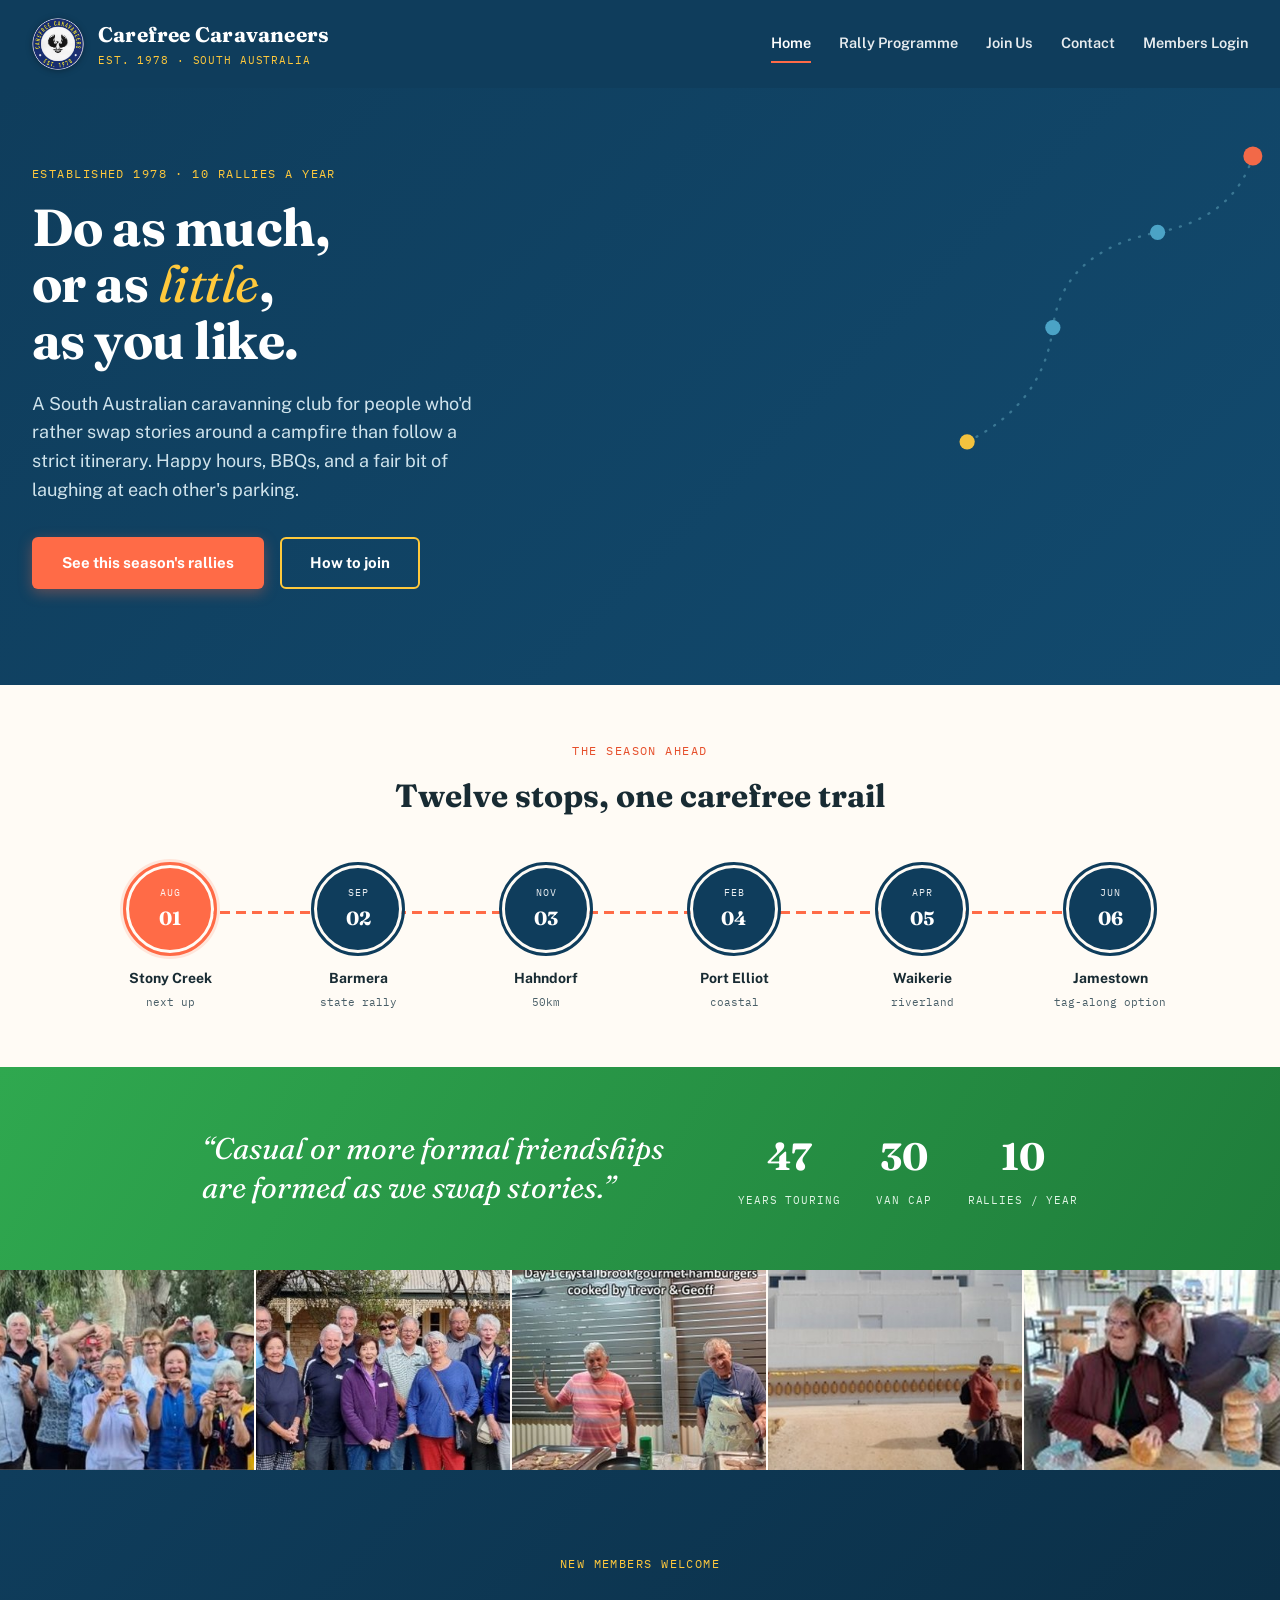
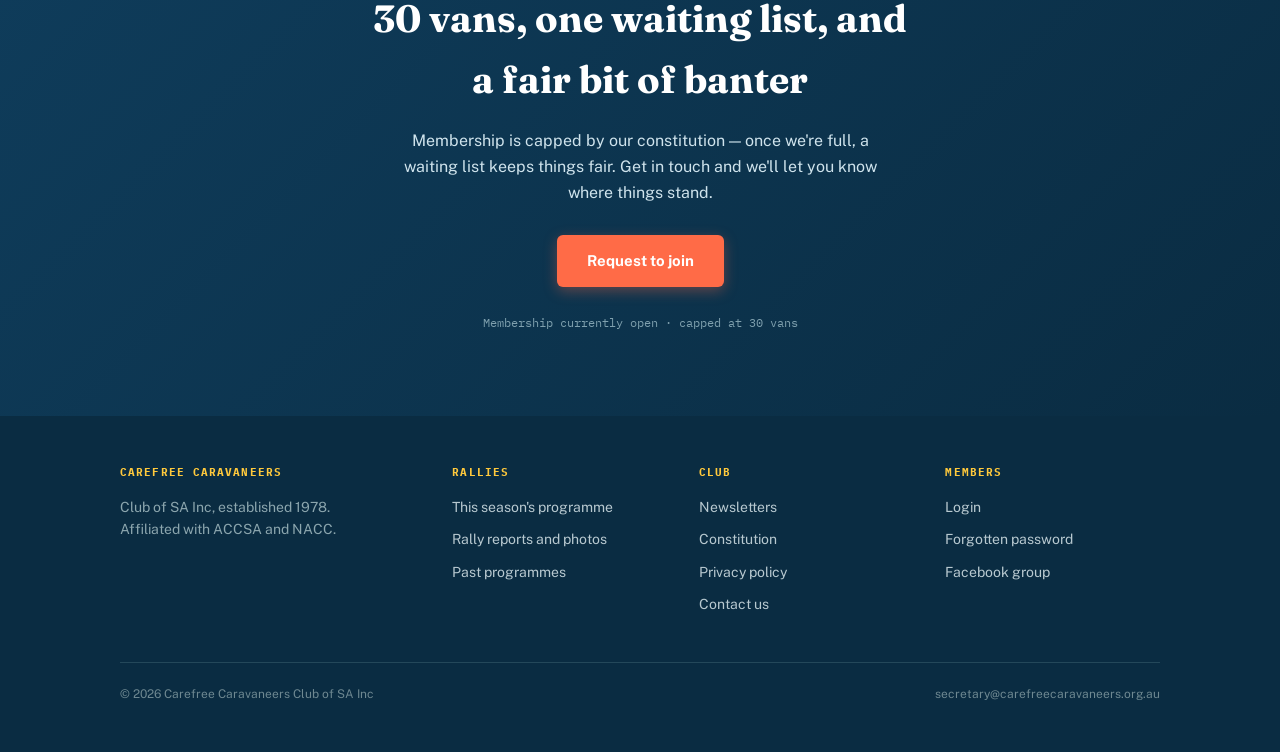
<file: index.html>
<!DOCTYPE html>
<html lang="en">
<head>
<meta charset="UTF-8">
<meta name="viewport" content="width=device-width, initial-scale=1.0">
<title>Carefree Caravaneers Club of SA Inc</title>
<link rel="icon" type="image/png" href="images/favicon.png">
<link rel="stylesheet" href="styles.css">
<style>
  .hero {
    background: linear-gradient(135deg, var(--navy) 0%, #124A6E 100%);
    padding: 76px 32px 96px;
    position: relative;
    overflow: hidden;
  }
  .hero-inner { max-width: 640px; position: relative; z-index: 2; }
  .hero .label { color: var(--gold); margin-bottom: 16px; display: block; }
  .hero h1 { font-weight: 700; font-size: 52px; line-height: 1.08; color: var(--cream); letter-spacing: -0.01em; }
  .hero h1 em { font-style: italic; font-weight: 400; color: var(--gold); }
  .hero p.sub { margin-top: 22px; font-size: 18px; color: #CFE3EC; max-width: 460px; }
  .hero-ctas { margin-top: 32px; display: flex; gap: 16px; flex-wrap: wrap; }
  .route-deco { position: absolute; right: -30px; top: 30px; width: 400px; height: 400px; opacity: 0.95; z-index: 1; }

  .trail-wrap { max-width: 1060px; margin: 0 auto; position: relative; }
  .trail-line {
    position: absolute; top: 46px; left: 46px; right: 46px; height: 3px;
    background-image: linear-gradient(to right, var(--coral) 60%, transparent 0%);
    background-size: 16px 3px; background-repeat: repeat-x;
  }
  .trail-stops { display: flex; justify-content: space-between; flex-wrap: wrap; gap: 20px; position: relative; }
  .stop { display: flex; flex-direction: column; align-items: center; width: 120px; text-align: center; }
  .stop-badge {
    width: 88px; height: 88px; border-radius: 50%; background: var(--navy);
    border: 3px solid var(--bg-bright); outline: 3px solid var(--navy);
    display: flex; align-items: center; justify-content: center; flex-direction: column;
    color: var(--cream); margin-bottom: 14px; flex-shrink: 0;
  }
  .stop-badge.next { background: var(--coral); outline-color: var(--coral); box-shadow: 0 0 0 6px rgba(255,107,71,0.15); }
  .stop-badge .month { font-family: 'IBM Plex Mono', monospace; font-size: 10px; letter-spacing: 0.1em; opacity: 0.9; }
  .stop-badge .num { font-family: 'Fraunces', serif; font-weight: 700; font-size: 19px; margin-top: 2px; }
  .stop-name { font-weight: 700; font-size: 14px; }
  .stop-tag { font-family: 'IBM Plex Mono', monospace; font-size: 11px; color: var(--ink-soft); margin-top: 4px; }

  .philosophy {
    background: linear-gradient(120deg, var(--green) 0%, var(--green-deep) 100%);
    padding: 60px 32px; display: flex; gap: 56px; align-items: center; justify-content: center; flex-wrap: wrap;
  }
  .philosophy blockquote { font-family: 'Fraunces', serif; font-style: italic; font-weight: 400; font-size: 30px; color: white; max-width: 480px; line-height: 1.3; }
  .stats { display: flex; gap: 36px; flex-wrap: wrap; }
  .stat { text-align: center; }
  .stat .n { font-family: 'Fraunces', serif; font-weight: 700; font-size: 38px; color: white; }
  .stat .l { font-family: 'IBM Plex Mono', monospace; font-size: 11px; letter-spacing: 0.08em; text-transform: uppercase; color: #DFF5E4; margin-top: 4px; }

  .photo-strip { display: grid; grid-template-columns: repeat(5, 1fr); height: 200px; }
  .photo-block {
    width: 100%; height: 100%; object-fit: cover; display: block;
    border-right: 2px solid var(--bg-bright);
  }
  .photo-block:last-child { border-right: none; }

  .join-section { background: linear-gradient(135deg, var(--navy) 0%, var(--navy-deep) 100%); padding: 84px 32px; text-align: center; }
  .join-section .label { color: var(--gold); justify-content: center; display: flex; margin-bottom: 16px; }
  .join-section h2 { color: var(--cream); font-size: 38px; font-weight: 700; max-width: 560px; margin: 0 auto; }
  .join-section p { color: #CFE3EC; max-width: 480px; margin: 18px auto 30px; font-size: 16px; }
  .cap-note { margin-top: 26px; font-family: 'IBM Plex Mono', monospace; font-size: 12px; color: #7FA0AE; }

  @media (max-width: 900px) {
    .hero h1 { font-size: 36px; }
    .route-deco { display: none; }
    .trail-line { display: none; }
    .photo-strip { grid-template-columns: repeat(2, 1fr); height: auto; }
    .photo-block { height: 130px; }
  }
</style>
</head>
<body>

<header>
  <div class="logo-mark">
    <img src="images/club-logo.png" alt="Carefree Caravaneers Club logo" class="site-logo">
    <div>
      <div class="club-name">Carefree Caravaneers</div>
      <div class="est">EST. 1978 · SOUTH AUSTRALIA</div>
    </div>
  </div>
  <nav>
    <a href="index.html" class="active">Home</a>
    <a href="rallies.html">Rally Programme</a>
    <a href="join.html">Join Us</a>
    <a href="contact.html">Contact</a>
    <a href="#">Members Login</a>
  </nav>
</header>

<section class="hero">
  <svg class="route-deco" viewBox="0 0 420 420" fill="none">
    <path d="M60 340 Q 140 300 150 220 Q 160 140 260 120 Q 340 105 360 40" stroke="#3D7A96" stroke-width="2.5" stroke-dasharray="1 10" stroke-linecap="round"/>
    <circle cx="60" cy="340" r="8" fill="#FFC93C"/>
    <circle cx="150" cy="220" r="8" fill="#4FA8CC"/>
    <circle cx="260" cy="120" r="8" fill="#4FA8CC"/>
    <circle cx="360" cy="40" r="10" fill="#FF6B47"/>
  </svg>
  <div class="hero-inner">
    <span class="label">Established 1978 · 10 rallies a year</span>
    <h1>Do as much,<br>or as <em>little</em>,<br>as you like.</h1>
    <p class="sub">A South Australian caravanning club for people who'd rather swap stories around a campfire than follow a strict itinerary. Happy hours, BBQs, and a fair bit of laughing at each other's parking.</p>
    <div class="hero-ctas">
      <a href="rallies.html" class="btn-primary">See this season's rallies</a>
      <a href="join.html" class="btn-secondary">How to join</a>
    </div>
  </div>
</section>

<section class="section-bright">
  <div class="section-heading">
    <span class="label">The season ahead</span>
    <h2>Twelve stops, one carefree trail</h2>
  </div>
  <div class="trail-wrap">
    <div class="trail-line"></div>
    <div class="trail-stops">
      <div class="stop">
        <div class="stop-badge next"><span class="month">AUG</span><span class="num">01</span></div>
        <div class="stop-name">Stony Creek</div>
        <div class="stop-tag">next up</div>
      </div>
      <div class="stop">
        <div class="stop-badge"><span class="month">SEP</span><span class="num">02</span></div>
        <div class="stop-name">Barmera</div>
        <div class="stop-tag">state rally</div>
      </div>
      <div class="stop">
        <div class="stop-badge"><span class="month">NOV</span><span class="num">03</span></div>
        <div class="stop-name">Hahndorf</div>
        <div class="stop-tag">50km</div>
      </div>
      <div class="stop">
        <div class="stop-badge"><span class="month">FEB</span><span class="num">04</span></div>
        <div class="stop-name">Port Elliot</div>
        <div class="stop-tag">coastal</div>
      </div>
      <div class="stop">
        <div class="stop-badge"><span class="month">APR</span><span class="num">05</span></div>
        <div class="stop-name">Waikerie</div>
        <div class="stop-tag">riverland</div>
      </div>
      <div class="stop">
        <div class="stop-badge"><span class="month">JUN</span><span class="num">06</span></div>
        <div class="stop-name">Jamestown</div>
        <div class="stop-tag">tag-along option</div>
      </div>
    </div>
  </div>
</section>

<section class="philosophy" style="padding:0;">
  <div style="display:flex; gap:56px; align-items:center; justify-content:center; flex-wrap:wrap; padding:60px 32px;">
    <blockquote>&ldquo;Casual or more formal friendships are formed as we swap stories.&rdquo;</blockquote>
    <div class="stats">
      <div class="stat"><div class="n">47</div><div class="l">years touring</div></div>
      <div class="stat"><div class="n">30</div><div class="l">van cap</div></div>
      <div class="stat"><div class="n">10</div><div class="l">rallies / year</div></div>
    </div>
  </div>
</section>

<div class="photo-strip">
  <img src="images/photo1.jpg" alt="Crystal Brook rally group, April 2026" class="photo-block">
  <img src="images/photo2.jpg" alt="Clayton Bay rally group, May 2025" class="photo-block">
  <img src="images/photo3.jpg" alt="Trevor and Geoff cooking gourmet hamburgers, Crystal Brook" class="photo-block">
  <img src="images/photo4.jpg" alt="Visiting the Great Stupa, Bendigo rally" class="photo-block">
  <img src="images/photo5.jpg" alt="Camp kitchen catch-up" class="photo-block">
</div>

<section class="join-section">
  <span class="label">New members welcome</span>
  <h2>30 vans, one waiting list, and a fair bit of banter</h2>
  <p>Membership is capped by our constitution — once we're full, a waiting list keeps things fair. Get in touch and we'll let you know where things stand.</p>
  <a href="join.html" class="btn-primary">Request to join</a>
  <div class="cap-note">Membership currently open · capped at 30 vans</div>
</section>

<footer>
  <div class="footer-grid">
    <div class="footer-col">
      <h4>Carefree Caravaneers</h4>
      <p>Club of SA Inc, established 1978. Affiliated with ACCSA and NACC.</p>
    </div>
    <div class="footer-col">
      <h4>Rallies</h4>
      <a href="rallies.html">This season's programme</a>
      <a href="#">Rally reports and photos</a>
      <a href="#">Past programmes</a>
    </div>
    <div class="footer-col">
      <h4>Club</h4>
      <a href="#">Newsletters</a>
      <a href="#">Constitution</a>
      <a href="#">Privacy policy</a>
      <a href="contact.html">Contact us</a>
    </div>
    <div class="footer-col">
      <h4>Members</h4>
      <a href="#">Login</a>
      <a href="#">Forgotten password</a>
      <a href="#">Facebook group</a>
    </div>
  </div>
  <div class="footer-bottom">
    <span>© 2026 Carefree Caravaneers Club of SA Inc</span>
    <span>secretary@carefreecaravaneers.org.au</span>
  </div>
</footer>

</body>
</html>
</file>
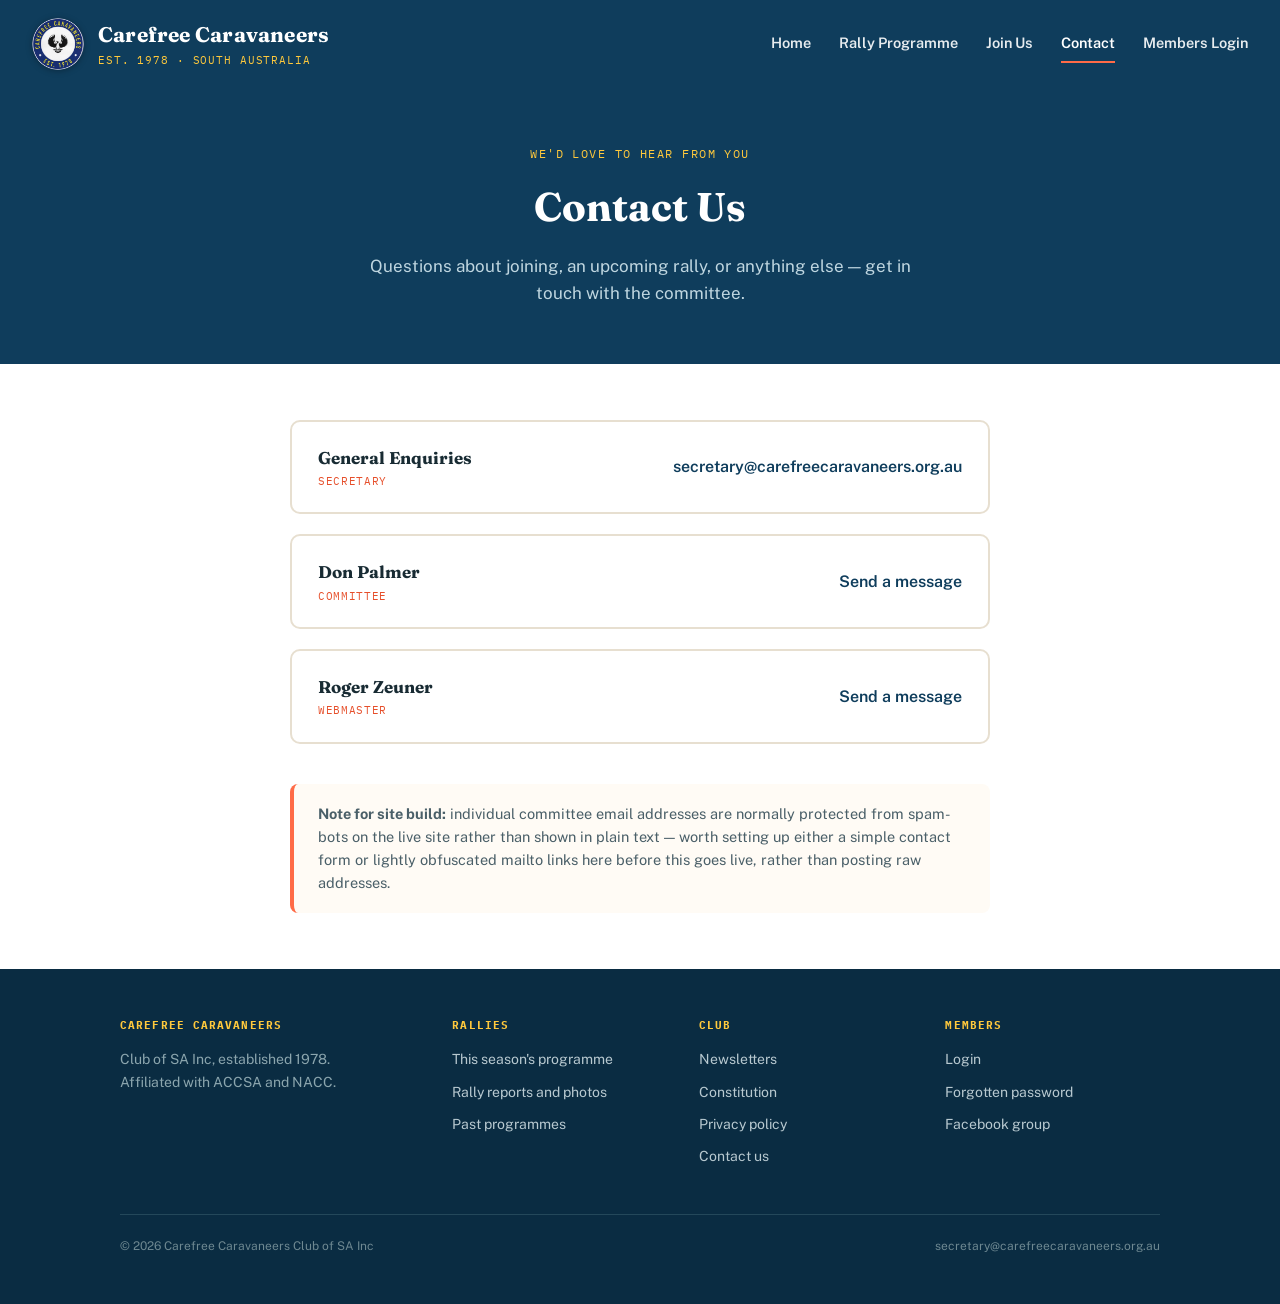
<file: contact.html>
<!DOCTYPE html>
<html lang="en">
<head>
<meta charset="UTF-8">
<meta name="viewport" content="width=device-width, initial-scale=1.0">
<title>Contact Us — Carefree Caravaneers Club of SA Inc</title>
<link rel="icon" type="image/png" href="images/favicon.png">
<link rel="stylesheet" href="styles.css">
<style>
  .contact-wrap { max-width: 700px; margin: 0 auto; display: grid; gap: 20px; }
  .contact-card {
    background: var(--cream); border: 2px solid var(--border-soft); border-radius: 10px;
    padding: 22px 26px; display: flex; justify-content: space-between; align-items: center; flex-wrap: wrap; gap: 10px;
  }
  .contact-card h3 { font-size: 17px; margin-bottom: 2px; }
  .contact-card .role { font-family: 'IBM Plex Mono', monospace; font-size: 11px; letter-spacing: 0.06em; text-transform: uppercase; color: var(--coral-deep); }
  .contact-card a.email { color: var(--navy); font-weight: 600; text-decoration: none; }
  .form-note {
    max-width: 700px; margin: 40px auto 0; background: var(--bg-bright); border-left: 4px solid var(--coral);
    padding: 18px 24px; border-radius: 8px; font-size: 14.5px; color: var(--ink-soft);
  }
</style>
</head>
<body>

<header>
  <div class="logo-mark">
    <img src="images/club-logo.png" alt="Carefree Caravaneers Club logo" class="site-logo">
    <div>
      <div class="club-name">Carefree Caravaneers</div>
      <div class="est">EST. 1978 · SOUTH AUSTRALIA</div>
    </div>
  </div>
  <nav>
    <a href="index.html">Home</a>
    <a href="rallies.html">Rally Programme</a>
    <a href="join.html">Join Us</a>
    <a href="contact.html" class="active">Contact</a>
    <a href="#">Members Login</a>
  </nav>
</header>

<div class="page-hero">
  <span class="label">We'd love to hear from you</span>
  <h1>Contact Us</h1>
  <p>Questions about joining, an upcoming rally, or anything else — get in touch with the committee.</p>
</div>

<section class="section-light">
  <div class="contact-wrap">
    <div class="contact-card">
      <div>
        <h3>General Enquiries</h3>
        <div class="role">Secretary</div>
      </div>
      <a class="email" href="mailto:secretary@carefreecaravaneers.org.au">secretary@carefreecaravaneers.org.au</a>
    </div>
    <div class="contact-card">
      <div>
        <h3>Don Palmer</h3>
        <div class="role">Committee</div>
      </div>
      <a class="email" href="contact-form.html">Send a message</a>
    </div>
    <div class="contact-card">
      <div>
        <h3>Roger Zeuner</h3>
        <div class="role">Webmaster</div>
      </div>
      <a class="email" href="contact-form.html">Send a message</a>
    </div>
  </div>

  <div class="form-note">
    <strong>Note for site build:</strong> individual committee email addresses are normally protected from spam-bots on the live site rather than shown in plain text — worth setting up either a simple contact form or lightly obfuscated mailto links here before this goes live, rather than posting raw addresses.
  </div>
</section>

<footer>
  <div class="footer-grid">
    <div class="footer-col">
      <h4>Carefree Caravaneers</h4>
      <p>Club of SA Inc, established 1978. Affiliated with ACCSA and NACC.</p>
    </div>
    <div class="footer-col">
      <h4>Rallies</h4>
      <a href="rallies.html">This season's programme</a>
      <a href="#">Rally reports and photos</a>
      <a href="#">Past programmes</a>
    </div>
    <div class="footer-col">
      <h4>Club</h4>
      <a href="#">Newsletters</a>
      <a href="#">Constitution</a>
      <a href="#">Privacy policy</a>
      <a href="contact.html">Contact us</a>
    </div>
    <div class="footer-col">
      <h4>Members</h4>
      <a href="#">Login</a>
      <a href="#">Forgotten password</a>
      <a href="#">Facebook group</a>
    </div>
  </div>
  <div class="footer-bottom">
    <span>© 2026 Carefree Caravaneers Club of SA Inc</span>
    <span>secretary@carefreecaravaneers.org.au</span>
  </div>
</footer>

</body>
</html>
</file>
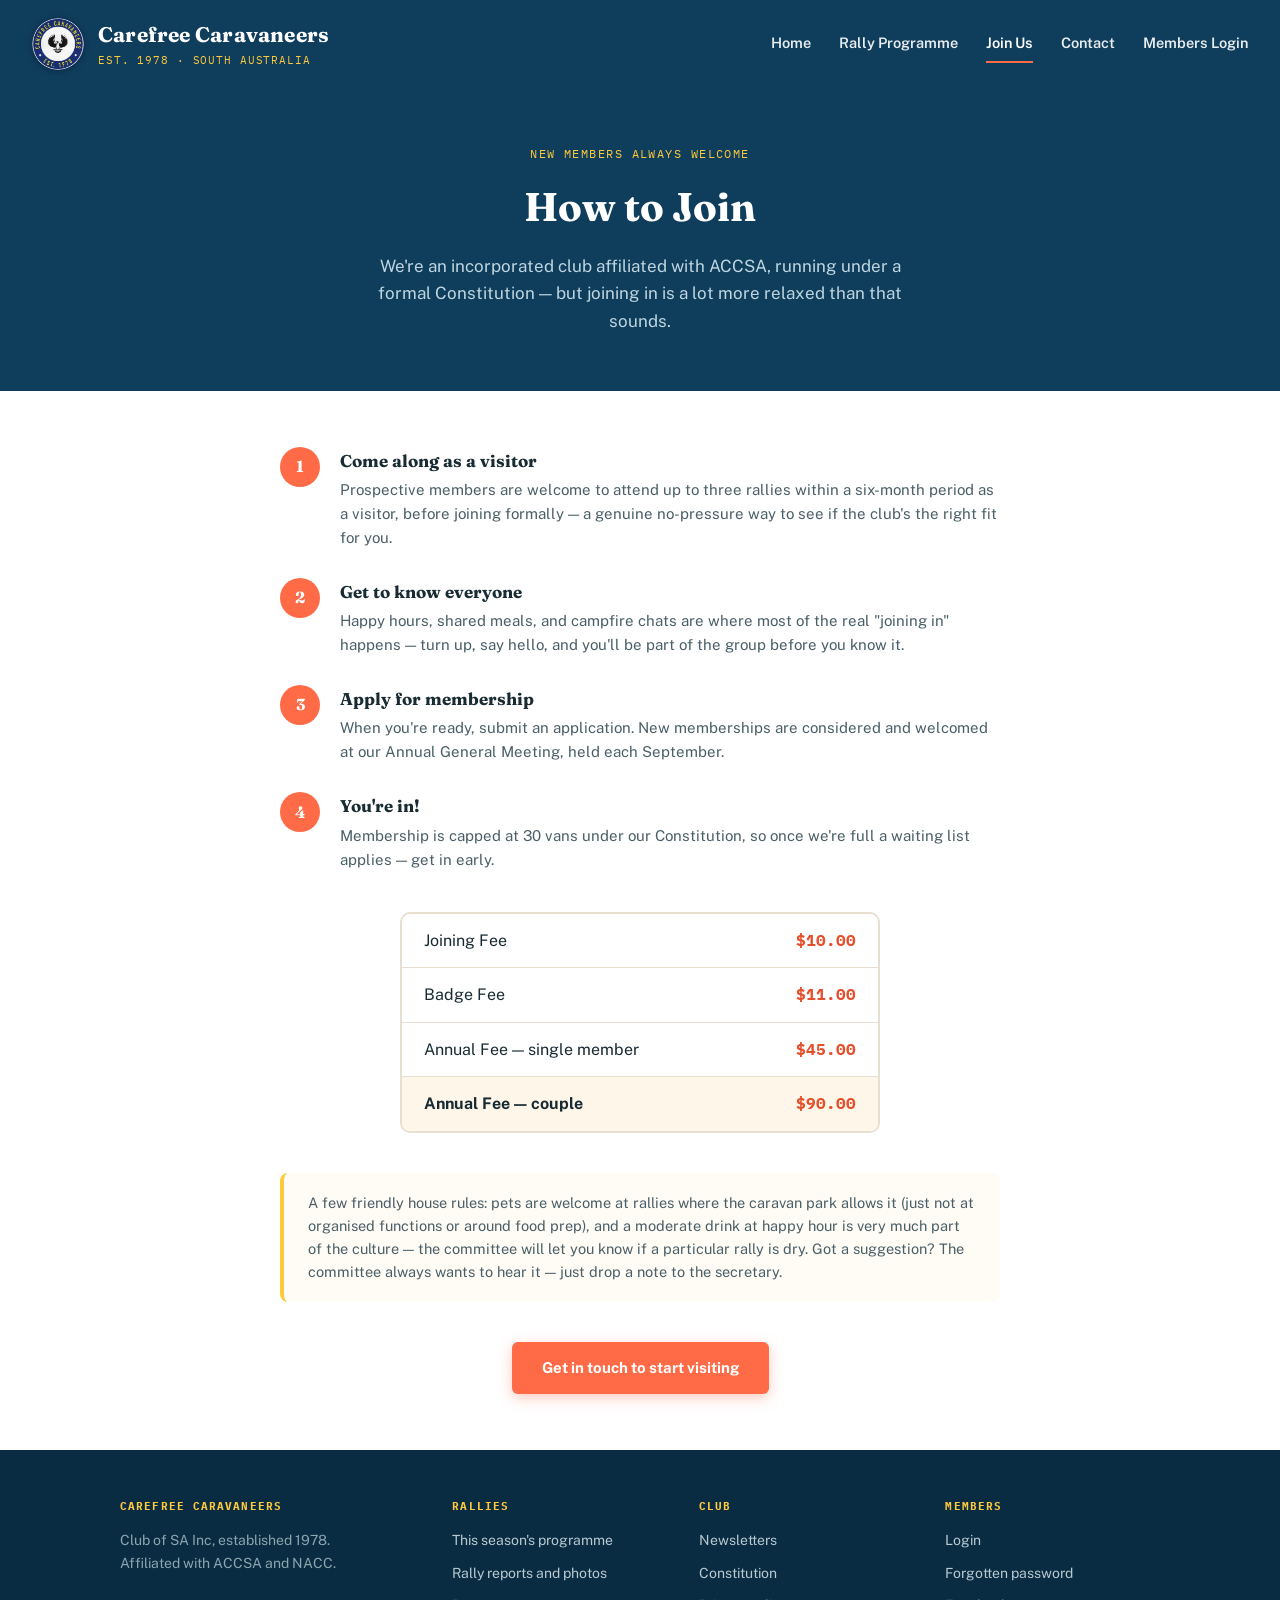
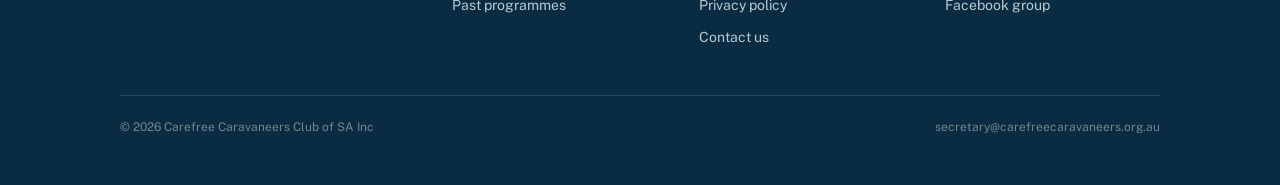
<file: join.html>
<!DOCTYPE html>
<html lang="en">
<head>
<meta charset="UTF-8">
<meta name="viewport" content="width=device-width, initial-scale=1.0">
<title>Join Us — Carefree Caravaneers Club of SA Inc</title>
<link rel="icon" type="image/png" href="images/favicon.png">
<link rel="stylesheet" href="styles.css">
<style>
  .steps { max-width: 720px; margin: 0 auto; }
  .step { display: flex; gap: 20px; margin-bottom: 28px; align-items: flex-start; }
  .step-num {
    width: 40px; height: 40px; border-radius: 50%; background: var(--coral); color: white;
    display: flex; align-items: center; justify-content: center; font-family: 'Fraunces', serif;
    font-weight: 700; flex-shrink: 0;
  }
  .step h3 { font-size: 17px; margin-bottom: 4px; }
  .step p { color: var(--ink-soft); font-size: 15px; }

  .fee-table { max-width: 480px; margin: 40px auto 0; background: var(--cream); border: 2px solid var(--border-soft); border-radius: 10px; overflow: hidden; }
  .fee-row { display: flex; justify-content: space-between; padding: 14px 22px; border-bottom: 1px solid var(--border-soft); }
  .fee-row:last-child { border-bottom: none; background: #FFF6EA; font-weight: 700; }
  .fee-row .amount { font-family: 'IBM Plex Mono', monospace; color: var(--coral-deep); font-weight: 700; }

  .note-box {
    max-width: 720px; margin: 40px auto 0; background: var(--bg-bright); border-left: 4px solid var(--gold);
    padding: 18px 24px; border-radius: 8px; font-size: 14.5px; color: var(--ink-soft);
  }
</style>
</head>
<body>

<header>
  <div class="logo-mark">
    <img src="images/club-logo.png" alt="Carefree Caravaneers Club logo" class="site-logo">
    <div>
      <div class="club-name">Carefree Caravaneers</div>
      <div class="est">EST. 1978 · SOUTH AUSTRALIA</div>
    </div>
  </div>
  <nav>
    <a href="index.html">Home</a>
    <a href="rallies.html">Rally Programme</a>
    <a href="join.html" class="active">Join Us</a>
    <a href="contact.html">Contact</a>
    <a href="#">Members Login</a>
  </nav>
</header>

<div class="page-hero">
  <span class="label">New members always welcome</span>
  <h1>How to Join</h1>
  <p>We're an incorporated club affiliated with ACCSA, running under a formal Constitution — but joining in is a lot more relaxed than that sounds.</p>
</div>

<section class="section-light">
  <div class="steps">
    <div class="step">
      <div class="step-num">1</div>
      <div><h3>Come along as a visitor</h3><p>Prospective members are welcome to attend up to three rallies within a six-month period as a visitor, before joining formally — a genuine no-pressure way to see if the club's the right fit for you.</p></div>
    </div>
    <div class="step">
      <div class="step-num">2</div>
      <div><h3>Get to know everyone</h3><p>Happy hours, shared meals, and campfire chats are where most of the real "joining in" happens — turn up, say hello, and you'll be part of the group before you know it.</p></div>
    </div>
    <div class="step">
      <div class="step-num">3</div>
      <div><h3>Apply for membership</h3><p>When you're ready, submit an application. New memberships are considered and welcomed at our Annual General Meeting, held each September.</p></div>
    </div>
    <div class="step">
      <div class="step-num">4</div>
      <div><h3>You're in!</h3><p>Membership is capped at 30 vans under our Constitution, so once we're full a waiting list applies — get in early.</p></div>
    </div>
  </div>

  <div class="fee-table">
    <div class="fee-row"><span>Joining Fee</span><span class="amount">$10.00</span></div>
    <div class="fee-row"><span>Badge Fee</span><span class="amount">$11.00</span></div>
    <div class="fee-row"><span>Annual Fee — single member</span><span class="amount">$45.00</span></div>
    <div class="fee-row"><span>Annual Fee — couple</span><span class="amount">$90.00</span></div>
  </div>

  <div class="note-box">
    A few friendly house rules: pets are welcome at rallies where the caravan park allows it (just not at organised functions or around food prep), and a moderate drink at happy hour is very much part of the culture — the committee will let you know if a particular rally is dry. Got a suggestion? The committee always wants to hear it — just drop a note to the secretary.
  </div>

  <div style="text-align:center; margin-top:40px;">
    <a href="contact.html" class="btn-primary">Get in touch to start visiting</a>
  </div>
</section>

<footer>
  <div class="footer-grid">
    <div class="footer-col">
      <h4>Carefree Caravaneers</h4>
      <p>Club of SA Inc, established 1978. Affiliated with ACCSA and NACC.</p>
    </div>
    <div class="footer-col">
      <h4>Rallies</h4>
      <a href="rallies.html">This season's programme</a>
      <a href="#">Rally reports and photos</a>
      <a href="#">Past programmes</a>
    </div>
    <div class="footer-col">
      <h4>Club</h4>
      <a href="#">Newsletters</a>
      <a href="#">Constitution</a>
      <a href="#">Privacy policy</a>
      <a href="contact.html">Contact us</a>
    </div>
    <div class="footer-col">
      <h4>Members</h4>
      <a href="#">Login</a>
      <a href="#">Forgotten password</a>
      <a href="#">Facebook group</a>
    </div>
  </div>
  <div class="footer-bottom">
    <span>© 2026 Carefree Caravaneers Club of SA Inc</span>
    <span>secretary@carefreecaravaneers.org.au</span>
  </div>
</footer>

</body>
</html>
</file>
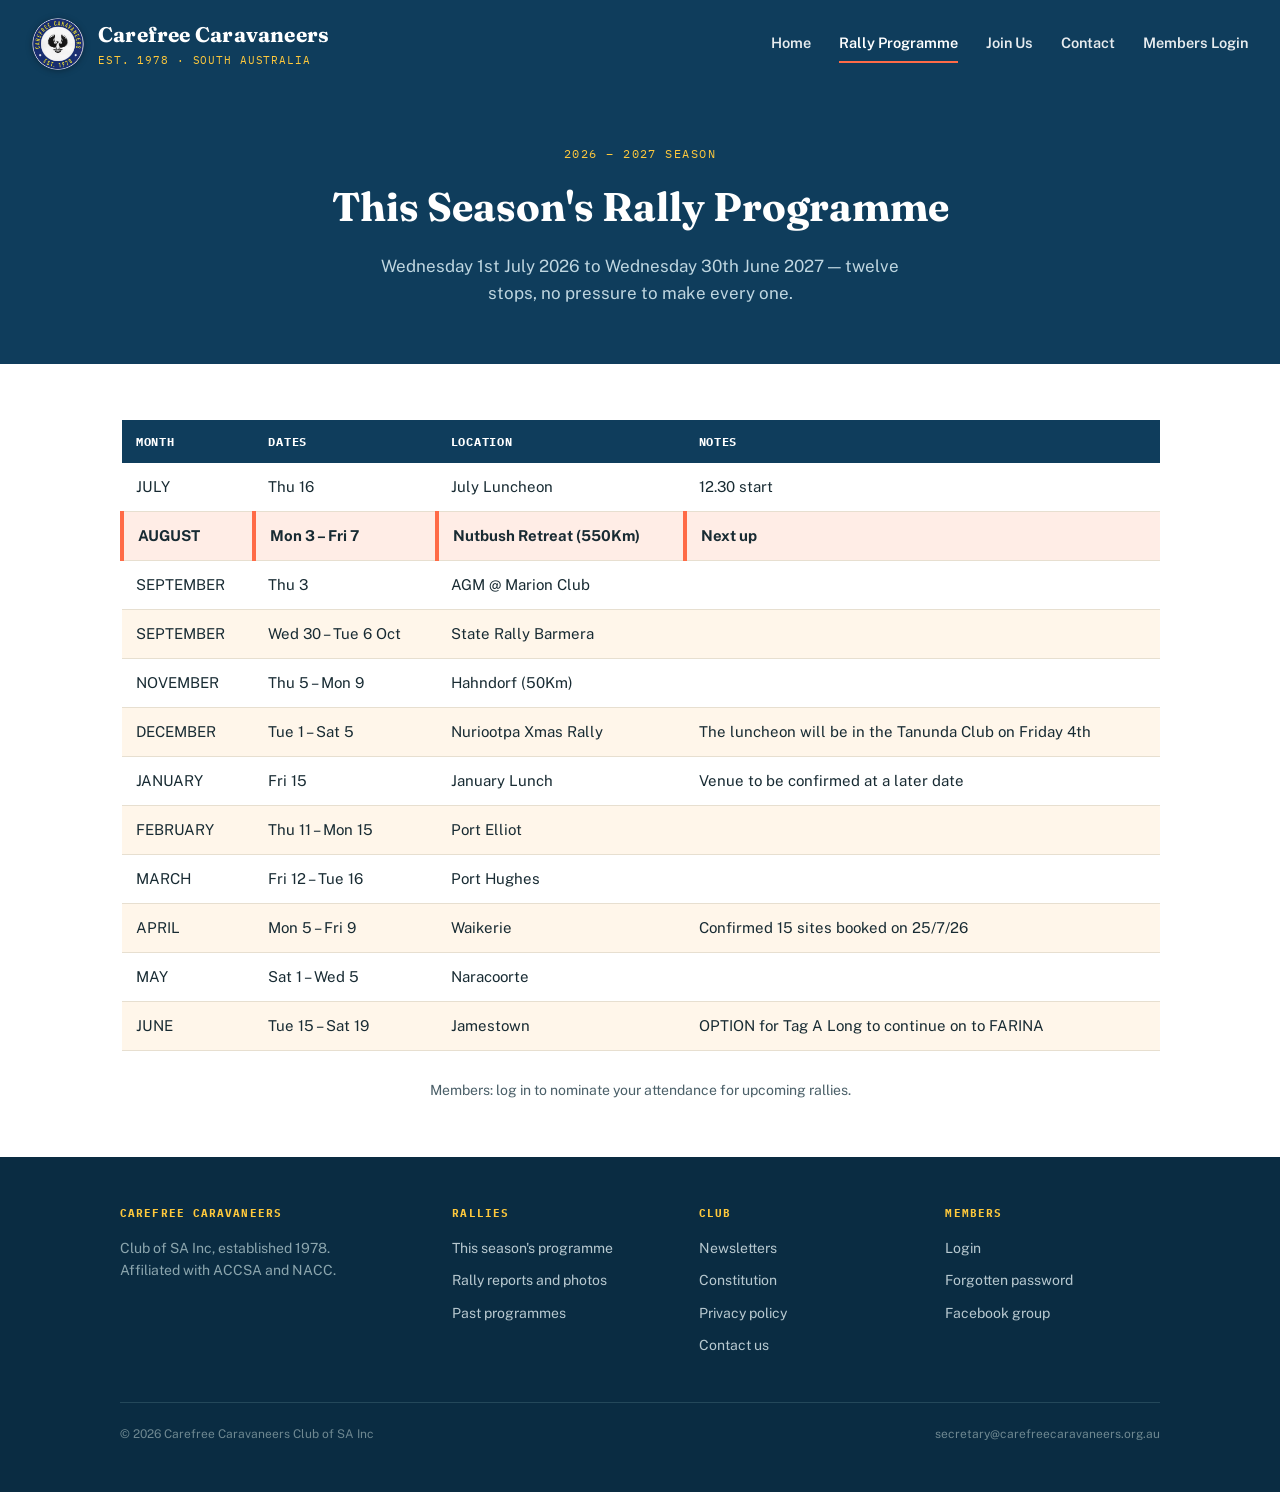
<file: rallies.html>
<!DOCTYPE html>
<html lang="en">
<head>
<meta charset="UTF-8">
<meta name="viewport" content="width=device-width, initial-scale=1.0">
<title>Rally Programme — Carefree Caravaneers Club of SA Inc</title>
<link rel="icon" type="image/png" href="images/favicon.png">
<link rel="stylesheet" href="styles.css">
</head>
<body>

<header>
  <div class="logo-mark">
    <img src="images/club-logo.png" alt="Carefree Caravaneers Club logo" class="site-logo">
    <div>
      <div class="club-name">Carefree Caravaneers</div>
      <div class="est">EST. 1978 · SOUTH AUSTRALIA</div>
    </div>
  </div>
  <nav>
    <a href="index.html">Home</a>
    <a href="rallies.html" class="active">Rally Programme</a>
    <a href="join.html">Join Us</a>
    <a href="contact.html">Contact</a>
    <a href="#">Members Login</a>
  </nav>
</header>

<div class="page-hero">
  <span class="label">2026 – 2027 Season</span>
  <h1>This Season's Rally Programme</h1>
  <p>Wednesday 1st July 2026 to Wednesday 30th June 2027 — twelve stops, no pressure to make every one.</p>
</div>

<section class="section-light">
  <table class="programme">
    <thead>
      <tr><th>Month</th><th>Dates</th><th>Location</th><th>Notes</th></tr>
    </thead>
    <tbody>
      <tr><td>JULY</td><td>Thu 16</td><td>July Luncheon</td><td>12.30 start</td></tr>
      <tr class="next-up"><td>AUGUST</td><td>Mon 3 – Fri 7</td><td>Nutbush Retreat (550Km)</td><td>Next up</td></tr>
      <tr><td>SEPTEMBER</td><td>Thu 3</td><td>AGM @ Marion Club</td><td></td></tr>
      <tr><td>SEPTEMBER</td><td>Wed 30 – Tue 6 Oct</td><td>State Rally Barmera</td><td></td></tr>
      <tr><td>NOVEMBER</td><td>Thu 5 – Mon 9</td><td>Hahndorf (50Km)</td><td></td></tr>
      <tr><td>DECEMBER</td><td>Tue 1 – Sat 5</td><td>Nuriootpa Xmas Rally</td><td>The luncheon will be in the Tanunda Club on Friday 4th</td></tr>
      <tr><td>JANUARY</td><td>Fri 15</td><td>January Lunch</td><td>Venue to be confirmed at a later date</td></tr>
      <tr><td>FEBRUARY</td><td>Thu 11 – Mon 15</td><td>Port Elliot</td><td></td></tr>
      <tr><td>MARCH</td><td>Fri 12 – Tue 16</td><td>Port Hughes</td><td></td></tr>
      <tr><td>APRIL</td><td>Mon 5 – Fri 9</td><td>Waikerie</td><td>Confirmed 15 sites booked on 25/7/26</td></tr>
      <tr><td>MAY</td><td>Sat 1 – Wed 5</td><td>Naracoorte</td><td></td></tr>
      <tr><td>JUNE</td><td>Tue 15 – Sat 19</td><td>Jamestown</td><td>OPTION for Tag A Long to continue on to FARINA</td></tr>
    </tbody>
  </table>
  <p style="text-align:center; margin-top:28px; color:var(--ink-soft); font-size:14px;">
    Members: log in to nominate your attendance for upcoming rallies.
  </p>
</section>

<footer>
  <div class="footer-grid">
    <div class="footer-col">
      <h4>Carefree Caravaneers</h4>
      <p>Club of SA Inc, established 1978. Affiliated with ACCSA and NACC.</p>
    </div>
    <div class="footer-col">
      <h4>Rallies</h4>
      <a href="rallies.html">This season's programme</a>
      <a href="#">Rally reports and photos</a>
      <a href="#">Past programmes</a>
    </div>
    <div class="footer-col">
      <h4>Club</h4>
      <a href="#">Newsletters</a>
      <a href="#">Constitution</a>
      <a href="#">Privacy policy</a>
      <a href="contact.html">Contact us</a>
    </div>
    <div class="footer-col">
      <h4>Members</h4>
      <a href="#">Login</a>
      <a href="#">Forgotten password</a>
      <a href="#">Facebook group</a>
    </div>
  </div>
  <div class="footer-bottom">
    <span>© 2026 Carefree Caravaneers Club of SA Inc</span>
    <span>secretary@carefreecaravaneers.org.au</span>
  </div>
</footer>

</body>
</html>
</file>
<file: styles.css>
/* ============================================================
   Carefree Caravaneers Club of SA Inc - Site Stylesheet
   Design direction: "Touring Badge" - vintage enamel travel-badge
   aesthetic, brightened up for visual impact and to appeal to
   newer/younger members, while staying legible for an older
   membership (larger type, strong contrast).
   ============================================================ */

@import url('https://fonts.googleapis.com/css2?family=Fraunces:opsz,wght@9..144,400;9..144,600;9..144,700;9..144,900&family=Public+Sans:wght@400;500;600;700&family=IBM+Plex+Mono:wght@500&display=swap');

:root {
  /* Brightened palette - v2 */
  --navy: #0F3D5C;         /* anchor colour - header, footer, dark sections */
  --navy-deep: #0A2C42;
  --coral: #FF6B47;        /* primary accent / CTA - was muted rust, now vivid */
  --coral-deep: #E64F2B;
  --gold: #FFC93C;         /* secondary accent / highlights - was muted gold */
  --green: #2FA84F;        /* tertiary accent - was muted eucalyptus, now vivid */
  --green-deep: #1F7D3B;
  --bg-bright: #FFFBF5;    /* was parchment F3ECDC - now brighter warm white */
  --cream: #FFFFFF;
  --ink: #182B33;
  --ink-soft: #4A5F68;
  --border-soft: #E7DFD0;
}

* { box-sizing: border-box; margin: 0; padding: 0; }

body {
  font-family: 'Public Sans', sans-serif;
  background: var(--bg-bright);
  color: var(--ink);
  line-height: 1.6;
  font-size: 16px;
}

.label {
  font-family: 'IBM Plex Mono', monospace;
  font-size: 12px;
  letter-spacing: 0.12em;
  text-transform: uppercase;
}

h1, h2, h3 { font-family: 'Fraunces', serif; }

a { color: inherit; }

.container { max-width: 1100px; margin: 0 auto; padding: 0 24px; }

/* ===== HEADER / NAV ===== */
header {
  background: var(--navy);
  padding: 18px 32px;
  display: flex;
  align-items: center;
  justify-content: space-between;
  flex-wrap: wrap;
  gap: 16px;
}
.logo-mark { display: flex; align-items: center; gap: 14px; }
.site-logo {
  width: 52px; height: 52px; border-radius: 50%; flex-shrink: 0;
  filter: drop-shadow(0 1px 3px rgba(0,0,0,0.3));
}
.logo-mark .club-name {
  font-family: 'Fraunces', serif; font-weight: 700; font-size: 21px;
  color: var(--cream); letter-spacing: 0.01em;
}
.logo-mark .est { font-family: 'IBM Plex Mono', monospace; font-size: 11px; color: var(--gold); letter-spacing: 0.08em; }

nav { display: flex; gap: 28px; flex-wrap: wrap; }
nav a { color: var(--cream); text-decoration: none; font-size: 14.5px; font-weight: 600; opacity: 0.9; padding: 6px 0; border-bottom: 2px solid transparent; }
nav a:hover, nav a.active { opacity: 1; border-bottom-color: var(--coral); }

/* ===== BUTTONS ===== */
.btn-primary {
  background: var(--coral); color: white; border: none;
  padding: 14px 30px; border-radius: 6px; font-weight: 700; font-size: 15px;
  text-decoration: none; display: inline-block; box-shadow: 0 4px 14px rgba(255,107,71,0.35);
}
.btn-primary:hover { background: var(--coral-deep); }
.btn-secondary {
  border: 2px solid var(--gold); color: var(--cream);
  padding: 12px 28px; border-radius: 6px; font-weight: 700; font-size: 15px;
  text-decoration: none; display: inline-block; background: transparent;
}
.btn-secondary.on-light { border-color: var(--navy); color: var(--navy); }

/* ===== PAGE HERO (sub-pages) ===== */
.page-hero {
  background: var(--navy);
  padding: 56px 32px;
  text-align: center;
}
.page-hero .label { color: var(--gold); justify-content: center; display: flex; margin-bottom: 12px; }
.page-hero h1 { color: var(--cream); font-size: 40px; font-weight: 700; }
.page-hero p { color: #BFD6E0; max-width: 560px; margin: 14px auto 0; font-size: 17px; }

/* ===== SECTIONS ===== */
section { padding: 56px 32px; }
.section-light { background: var(--cream); }
.section-bright { background: var(--bg-bright); }

.section-heading { text-align: center; max-width: 620px; margin: 0 auto 44px; }
.section-heading .label { color: var(--coral-deep); justify-content: center; display: flex; }
.section-heading h2 { font-size: 32px; font-weight: 700; margin-top: 10px; color: var(--ink); }

/* ===== CARDS ===== */
.card-grid { display: grid; grid-template-columns: repeat(auto-fit, minmax(220px, 1fr)); gap: 20px; max-width: 1040px; margin: 0 auto; }
.card {
  background: var(--cream); border: 2px solid var(--border-soft); border-radius: 10px;
  padding: 22px; transition: transform 0.15s, border-color 0.15s;
}
.card:hover { border-color: var(--gold); transform: translateY(-2px); }
.card .badge-num {
  width: 44px; height: 44px; border-radius: 50%; background: var(--navy); color: var(--gold);
  display: flex; align-items: center; justify-content: center; font-family: 'Fraunces', serif; font-weight: 700;
  margin-bottom: 12px;
}
.card h3 { font-size: 18px; margin-bottom: 6px; }
.card .meta { font-family: 'IBM Plex Mono', monospace; font-size: 12px; color: var(--ink-soft); }

/* ===== TABLE (rally programme) ===== */
table.programme { width: 100%; border-collapse: collapse; max-width: 1040px; margin: 0 auto; background: var(--cream); }
table.programme th {
  background: var(--navy); color: var(--cream); text-align: left; padding: 12px 14px;
  font-family: 'IBM Plex Mono', monospace; font-size: 12px; letter-spacing: 0.06em; text-transform: uppercase;
}
table.programme td { padding: 12px 14px; border-bottom: 1px solid var(--border-soft); font-size: 15px; }
table.programme tr:nth-child(even) td { background: #FFF6EA; }
table.programme tr.next-up td { background: #FFEDE6; border-left: 4px solid var(--coral); font-weight: 700; }

/* ===== FOOTER ===== */
footer { background: var(--navy-deep); padding: 48px 32px; color: #B8C9D0; }
.footer-grid { max-width: 1040px; margin: 0 auto; display: grid; grid-template-columns: 1.4fr 1fr 1fr 1fr; gap: 32px; }
.footer-col h4 { font-family: 'IBM Plex Mono', monospace; font-size: 11px; letter-spacing: 0.1em; text-transform: uppercase; color: var(--gold); margin-bottom: 14px; }
.footer-col a { display: block; color: #B8C9D0; text-decoration: none; font-size: 14px; margin-bottom: 10px; }
.footer-col p { font-size: 14px; color: #8CA6AE; max-width: 260px; }
.footer-bottom { max-width: 1040px; margin: 36px auto 0; padding-top: 22px; border-top: 1px solid #24485A; font-size: 12px; color: #6E8891; display: flex; justify-content: space-between; flex-wrap: wrap; gap: 8px; }

@media (max-width: 800px) {
  nav { display: none; }
  .page-hero h1 { font-size: 30px; }
  .footer-grid { grid-template-columns: 1fr 1fr; }
}
</file>
